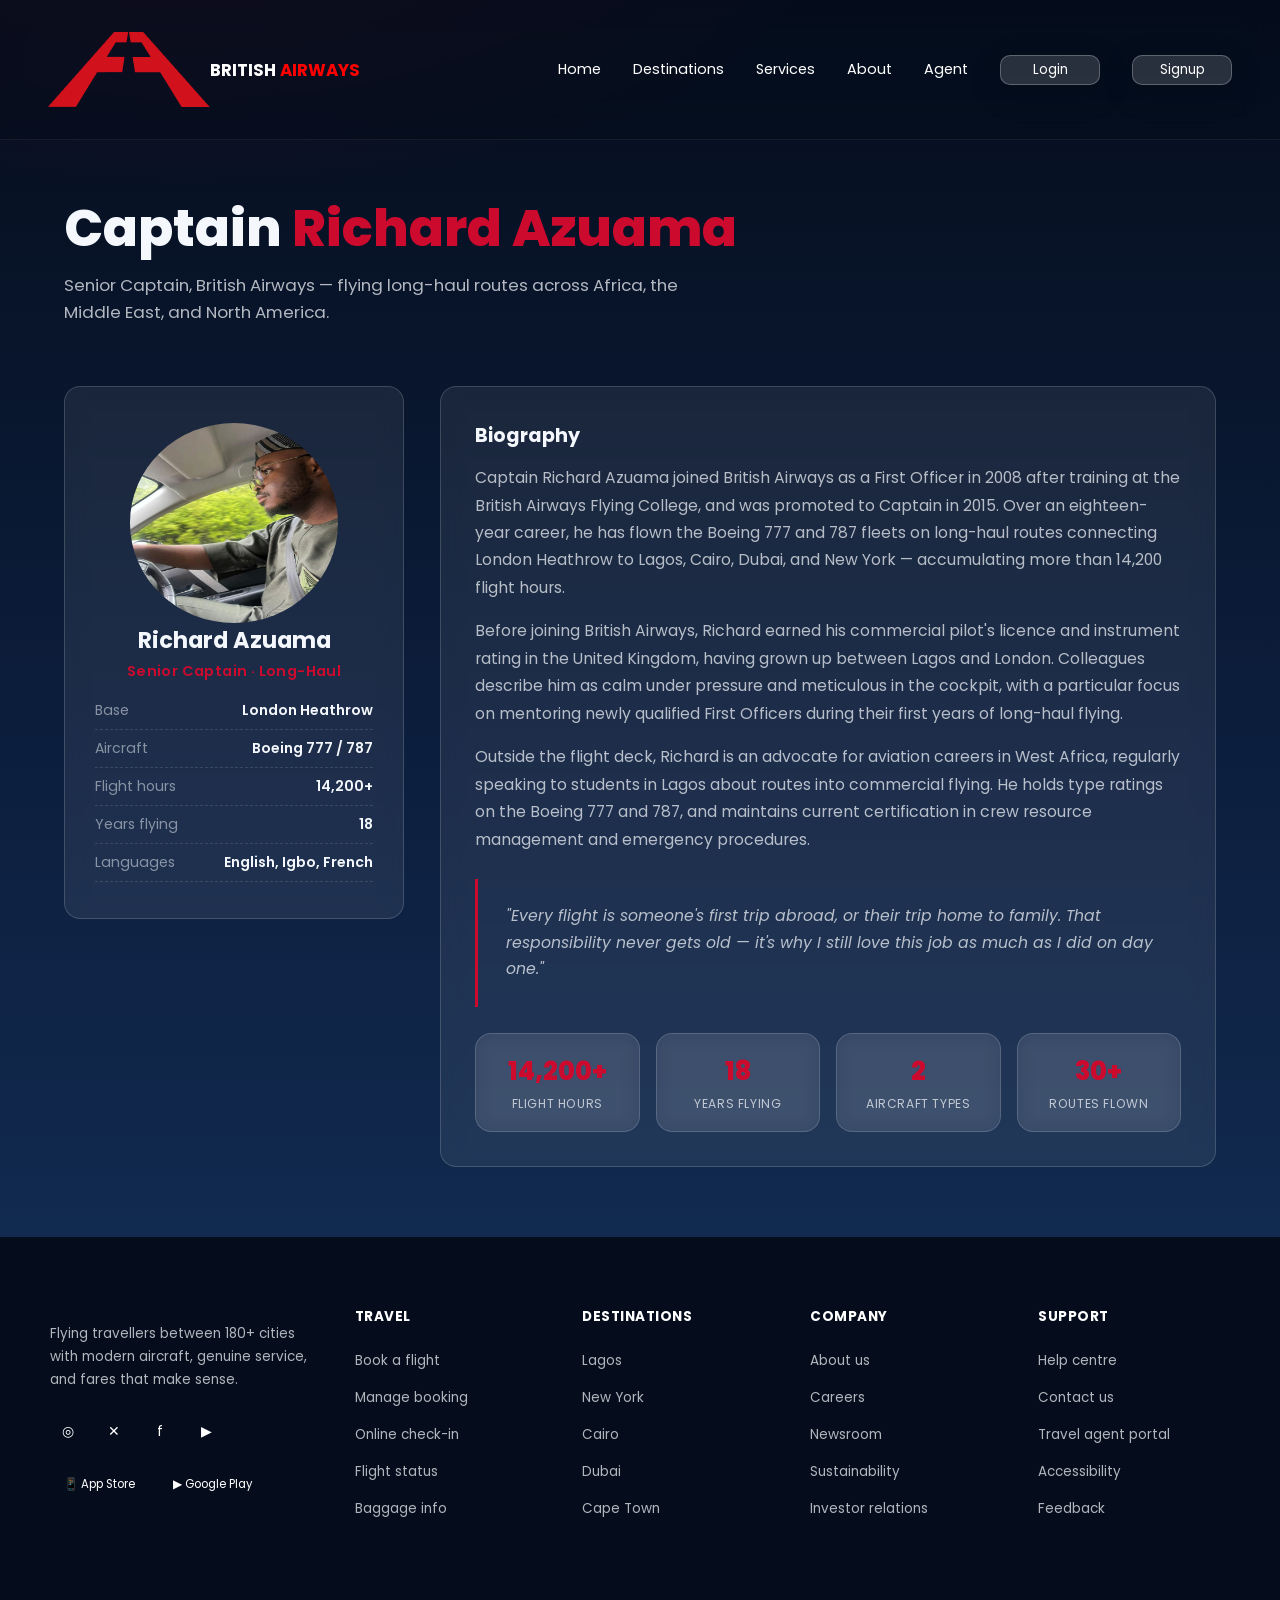
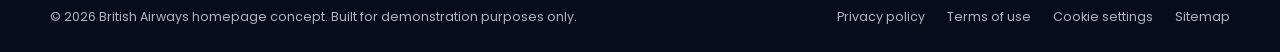
<file: agent.html>
<!DOCTYPE html>
<html lang="en">
<head>
<meta charset="UTF-8">
<meta name="viewport" content="width=device-width, initial-scale=1.0">
<title>Agent — British Airways</title>
  <link rel="preconnect" href="https://fonts.googleapis.com" />
    <link rel="preconnect" href="https://fonts.gstatic.com" crossorigin />
    <link href="https://fonts.googleapis.com/css2?family=Poppins:ital,wght@0,400;0,500;0,600;0,700;0,800;1,400&display=swap" rel="stylesheet"/>
<link rel="stylesheet" href="/style (1).css">
</head>
<body>
  <!-- navigationbar -->
    <nav>
        <div class="nav-bar container">
            <div class="logo">
                <div class="img-logo">
                    <img src="/images/Layer 8.png" alt="">
                    <img src="/images/Layer 7.png" alt="">
                </div>
                <h3 class="section__paragraph"><span class="white">BRITISH</span> <span class="red section__paragraph">AIRWAYS</span></h3>
            </div>
            <div class="nav-content">
                <ul>
                    <li class="section__paragraph" ><a href="/home.html">Home</a></li>
                    <li class="section__paragraph"><a href="/destinations.html">Destinations</a></li>
                    <li class="section__paragraph"><a href="/services.html">Services</a></li>
                    <li class="section__paragraph"><a href="">About</a></li>
                    <li class="section__paragraph"><a href="/agent.html">Agent</a></li>
                    <button class="section__paragraph">Login</button>
                    <button class="section__paragraph">Signup</button>
                </ul>
            </div>
        </div>
    </nav>
    


</header>

<main class="page-hero">
  <h1>Captain <span class="accent">Richard Azuama</span></h1>
  <p>Senior Captain, British Airways — flying long-haul routes across Africa, the Middle East, and North America.</p>
</main>

<section>
  <div class="agent-wrap">

    <div class="agent-card glass">
      <div class="avatar"><img src="/images/SmartSelect_20260824_232214_Samsung Notes.jpg" alt=""></div>
      <h2>Richard Azuama</h2>
      <div class="agent-role">Senior Captain · Long-Haul</div>

      <ul class="agent-meta">
        <li><span>Base</span><span>London Heathrow</span></li>
        <li><span>Aircraft</span><span>Boeing 777 / 787</span></li>
        <li><span>Flight hours</span><span>14,200+</span></li>
        <li><span>Years flying</span><span>18</span></li>
        <li><span>Languages</span><span>English, Igbo, French</span></li>
      </ul>
    </div>

    <div class="agent-bio glass">
      <h3>Biography</h3>
      <p>Captain Richard Azuama joined British Airways as a First Officer in 2008 after training at the British Airways Flying College, and was promoted to Captain in 2015. Over an eighteen-year career, he has flown the Boeing 777 and 787 fleets on long-haul routes connecting London Heathrow to Lagos, Cairo, Dubai, and New York — accumulating more than 14,200 flight hours.</p>

      <p>Before joining British Airways, Richard earned his commercial pilot's licence and instrument rating in the United Kingdom, having grown up between Lagos and London. Colleagues describe him as calm under pressure and meticulous in the cockpit, with a particular focus on mentoring newly qualified First Officers during their first years of long-haul flying.</p>

      <p>Outside the flight deck, Richard is an advocate for aviation careers in West Africa, regularly speaking to students in Lagos about routes into commercial flying. He holds type ratings on the Boeing 777 and 787, and maintains current certification in crew resource management and emergency procedures.</p>

      <div class="quote-block">
        "Every flight is someone's first trip abroad, or their trip home to family. That responsibility never gets old — it's why I still love this job as much as I did on day one."
      </div>

      <div class="stat-row">
        <div class="stat-box glass">
          <div class="num">14,200+</div>
          <div class="lbl">Flight Hours</div>
        </div>
        <div class="stat-box glass">
          <div class="num">18</div>
          <div class="lbl">Years Flying</div>
        </div>
        <div class="stat-box glass">
          <div class="num">2</div>
          <div class="lbl">Aircraft Types</div>
        </div>
        <div class="stat-box glass">
          <div class="num">30+</div>
          <div class="lbl">Routes Flown</div>
        </div>
      </div>
    </div>

  </div>
</section>


<footer>
  <div class="wrap">
    <div class="footer-top">
      <div class="footer-brand">
    
        <p>Flying travellers between 180+ cities with modern aircraft, genuine service, and fares that make sense.</p>
        <div class="social-row">
          <a href="#" aria-label="Instagram">◎</a>
          <a href="#" aria-label="X">✕</a>
          <a href="#" aria-label="Facebook">f</a>
          <a href="#" aria-label="YouTube">▶</a>
        </div>
        <div class="app-badges">
          <span>📱 App Store</span>
          <span>▶ Google Play</span>
        </div>
      </div>

      <div class="footer-col">
    
 <h5>Travel</h5>
        <ul>
          <li><a href="/booking.html">Book a flight</a></li>
          <li><a href="/booking.html">Manage booking</a></li>
          <li><a href="/booking.html">Online check-in</a></li>
          <li><a href="/booking.html">Flight status</a></li>
          <li><a href="/booking.html">Baggage info</a></li>
        </ul>
      </div>

      <div class="footer-col">
        <h5>Destinations</h5>
        <ul>
          <li><a href="/destinations.html">Lagos</a></li>
          <li><a href="/destinations.html">New York</a></li>
          <li><a href="/destinations.html">Cairo</a></li>
          <li><a href="/destinations.html">Dubai</a></li>
          <li><a href="/destinations.html">Cape Town</a></li>
        </ul>
      </div>
      <div class="footer-col">
        <h5>Company</h5>
        <ul>
          <li><a href="#">About us</a></li>
          <li><a href="#">Careers</a></li>
          <li><a href="#">Newsroom</a></li>
          <li><a href="#">Sustainability</a></li>
          <li><a href="#">Investor relations</a></li>
        </ul>
      </div>

      <div class="footer-col">
        <h5>Support</h5>
        <ul>
          <li><a href="#">Help centre</a></li>
          <li><a href="#">Contact us</a></li>
          <li><a href="#">Travel agent portal</a></li>
          <li><a href="#">Accessibility</a></li>
          <li><a href="#">Feedback</a></li>
        </ul>
      </div>
    </div>

    <div class="footer-bottom">
      <p>© 2026 British Airways homepage concept. Built for demonstration purposes only.</p>
      <div class="footer-legal">
        <a href="#">Privacy policy</a>
        <a href="#">Terms of use</a>
        <a href="#">Cookie settings</a>
        <a href="#">Sitemap</a>
      </div>
    </div>
  </div>
</footer>

<script>
  const toggle = document.getElementById('navToggle');
  const header = document.getElementById('siteHeader');
  toggle.addEventListener('click', () => header.classList.toggle('open'));
</script>
</body>
</html>
</file>
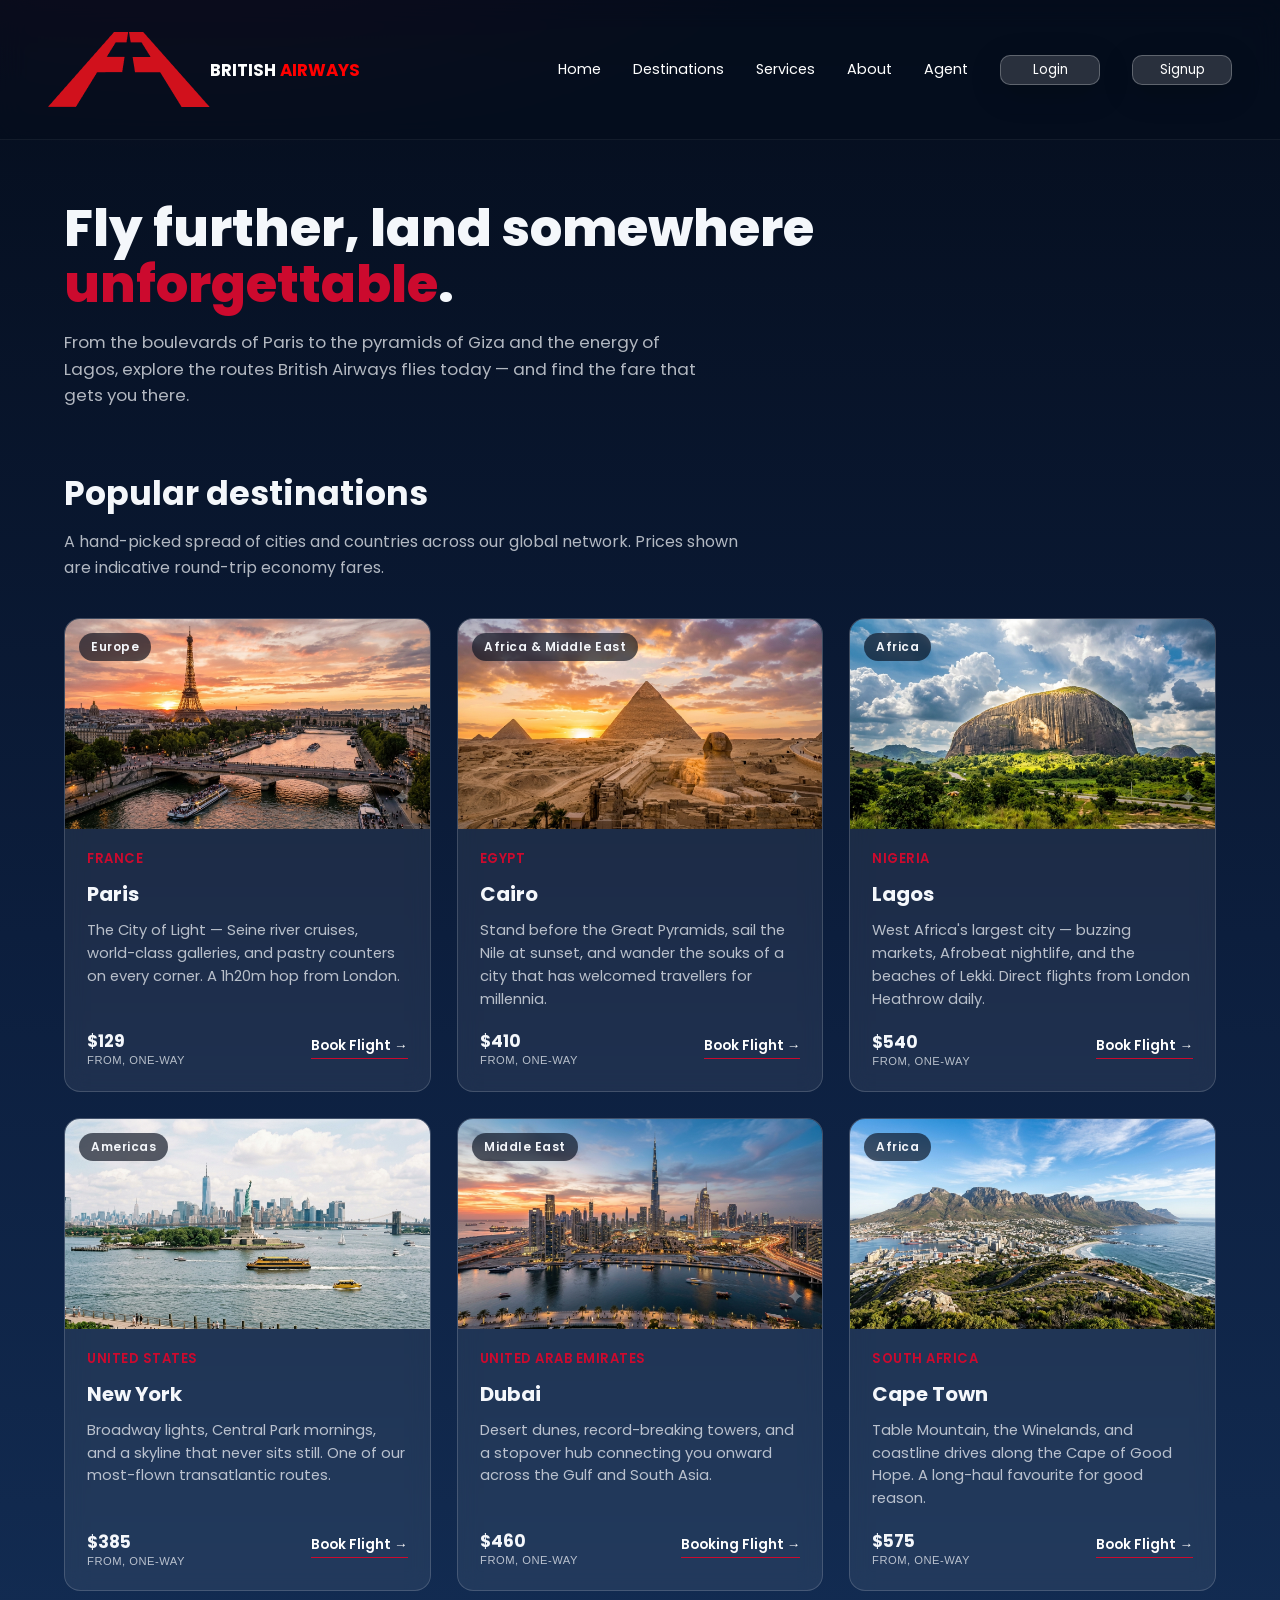
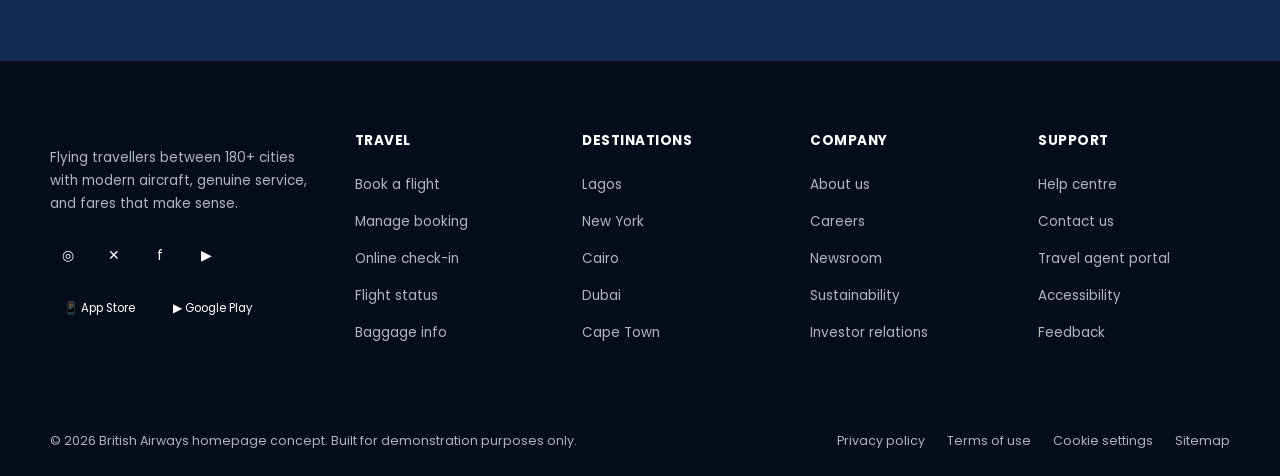
<file: destinations.html>
<!DOCTYPE html>
<html lang="en">
<head>
<meta charset="UTF-8">
<meta name="viewport" content="width=device-width, initial-scale=1.0">
<title>Destinations — British Airways</title>
  <link rel="preconnect" href="https://fonts.googleapis.com" />
    <link rel="preconnect" href="https://fonts.gstatic.com" crossorigin />
    <link href="https://fonts.googleapis.com/css2?family=Poppins:ital,wght@0,400;0,500;0,600;0,700;0,800;1,400&display=swap" rel="stylesheet"/>
<link rel="stylesheet" href="/style (1).css">
</head>
<body>

  <!-- navigationbar -->
    <nav>
        <div class="nav-bar container">
            <div class="logo">
                <div class="img-logo">
                    <img src="/images/Layer 8.png" alt="">
                    <img src="/images/Layer 7.png" alt="">
                </div>
                <h3 class="section__paragraph"><span class="white">BRITISH</span> <span class="red section__paragraph">AIRWAYS</span></h3>
            </div>
            <div class="nav-content">
                <ul>
                    <li class="section__paragraph" ><a href="/home.html">Home</a></li>
                    <li class="section__paragraph"><a href="/destinations.html">Destinations</a></li>
                    <li class="section__paragraph"><a href="/services.html">Services</a></li>
                    <li class="section__paragraph"><a href="">About</a></li>
                    <li class="section__paragraph"><a href="/agent.html">Agent</a></li>
                    <button class="section__paragraph">Login</button>
                    <button class="section__paragraph">Signup</button>
                </ul>
            </div>
        </div>
    </nav>
    

</header>

<main class="page-hero">
  <h1>Fly further, land somewhere <span class="accent">unforgettable</span>.</h1>
  <p>From the boulevards of Paris to the pyramids of Giza and the energy of Lagos, explore the routes British Airways flies today — and find the fare that gets you there.</p>
</main>

<section>
  <div class="section-head">
    <h2>Popular destinations</h2>
    <p>A hand-picked spread of cities and countries across our global network. Prices shown are indicative round-trip economy fares.</p>
  </div>

  <div class="dest-grid">

    <article class="dest-card glass">
      <div class="dest-media">
        <img src="/images/paris.png" alt="Eiffel Tower at dusk in Paris">
        <span class="dest-tag">Europe</span>
      </div>
      <div class="dest-body">
        <span class="country">France</span>
        <h3>Paris</h3>
        <p>The City of Light — Seine river cruises, world-class galleries, and pastry counters on every corner. A 1h20m hop from London.</p>
        <div class="dest-foot">
          <div class="dest-price">$129<small>From, one-way</small></div>
          <a href="/booking.html" class="dest-link">Book Flight →</a>
        </div>
      </div>
    </article>

    <article class="dest-card glass">
      <div class="dest-media">
        <img src="/images/Egypt.png" alt="Great Pyramids of Giza, Egypt">
        <span class="dest-tag">Africa &amp; Middle East</span>
      </div>
      <div class="dest-body">
        <span class="country">Egypt</span>
        <h3>Cairo</h3>
        <p>Stand before the Great Pyramids, sail the Nile at sunset, and wander the souks of a city that has welcomed travellers for millennia.</p>
        <div class="dest-foot">
          <div class="dest-price">$410<small>From, one-way</small></div>
          <a href="/booking.html" class="dest-link">Book Flight →</a>
        </div>
      </div>
    </article>

    <article class="dest-card glass">
      <div class="dest-media">
        <img src="/images/nigeria.png" alt="Lagos city skyline, Nigeria">
        <span class="dest-tag">Africa</span>
      </div>
      <div class="dest-body">
        <span class="country">Nigeria</span>
        <h3>Lagos</h3>
        <p>West Africa's largest city — buzzing markets, Afrobeat nightlife, and the beaches of Lekki. Direct flights from London Heathrow daily.</p>
        <div class="dest-foot">
          <div class="dest-price">$540<small>From, one-way</small></div>
          <a href="/booking.html" class="dest-link">Book Flight →</a>
        </div>
      </div>
    </article>

    <article class="dest-card glass">
      <div class="dest-media">
        <img src="/images/new york.png" alt="New York City skyline">
        <span class="dest-tag">Americas</span>
      </div>
      <div class="dest-body">
        <span class="country">United States</span>
        <h3>New York</h3>
        <p>Broadway lights, Central Park mornings, and a skyline that never sits still. One of our most-flown transatlantic routes.</p>
        <div class="dest-foot">
          <div class="dest-price">$385<small>From, one-way</small></div>
          <a href="/booking.html" class="dest-link">Book Flight →</a>
        </div>
      </div>
    </article>

    <article class="dest-card glass">
      <div class="dest-media">
        <img src="/images/dubai.png" alt="Dubai skyline with Burj Khalifa">
        <span class="dest-tag">Middle East</span>
      </div>
      <div class="dest-body">
        <span class="country">United Arab Emirates</span>
        <h3>Dubai</h3>
        <p>Desert dunes, record-breaking towers, and a stopover hub connecting you onward across the Gulf and South Asia.</p>
        <div class="dest-foot">
          <div class="dest-price">$460<small>From, one-way</small></div>
          <a href="/booking.html" class="dest-link">Booking Flight →</a>
        </div>
      </div>
    </article>

    <article class="dest-card glass">
      <div class="dest-media">
        <img src="/images/cape town.png" alt="Table Mountain, Cape Town">
        <span class="dest-tag">Africa</span>
      </div>
      <div class="dest-body">
        <span class="country">South Africa</span>
        <h3>Cape Town</h3>
        <p>Table Mountain, the Winelands, and coastline drives along the Cape of Good Hope. A long-haul favourite for good reason.</p>
        <div class="dest-foot">
          <div class="dest-price">$575<small>From, one-way</small></div>
          <a href="/booking.html" class="dest-link">Book Flight →</a>
        </div>
      </div>
    </article>

  </div>
</section>

<footer>
  <div class="wrap">
    <div class="footer-top">
      <div class="footer-brand">
     
        <p>Flying travellers between 180+ cities with modern aircraft, genuine service, and fares that make sense.</p>
        <div class="social-row">
          <a href="#" aria-label="Instagram">◎</a>
          <a href="#" aria-label="X">✕</a>
          <a href="#" aria-label="Facebook">f</a>
          <a href="#" aria-label="YouTube">▶</a>
        </div>
        <div class="app-badges">
          <span>📱 App Store</span>
          <span>▶ Google Play</span>
        </div>
      </div>

      <div class="footer-col">
        <h5>Travel</h5>
        <ul>
          <li><a href="/booking.html">Book a flight</a></li>
          <li><a href="/booking.html">Manage booking</a></li>
          <li><a href="/booking.html">Online check-in</a></li>
          <li><a href="/booking.html">Flight status</a></li>
          <li><a href="/booking.html">Baggage info</a></li>
        </ul>
      </div>

      <div class="footer-col">
        <h5>Destinations</h5>
        <ul>
          <li><a href="/destinations.html">Lagos</a></li>
          <li><a href="/destinations.html">New York</a></li>
          <li><a href="/destinations.html">Cairo</a></li>
          <li><a href="/destinations.html">Dubai</a></li>
          <li><a href="/destinations.html">Cape Town</a></li>
        </ul>
      </div>

      <div class="footer-col">
        <h5>Company</h5>
        <ul>
          <li><a href="#">About us</a></li>
          <li><a href="#">Careers</a></li>
          <li><a href="#">Newsroom</a></li>
          <li><a href="#">Sustainability</a></li>
          <li><a href="#">Investor relations</a></li>
        </ul>
      </div>

      <div class="footer-col">
        <h5>Support</h5>
        <ul>
          <li><a href="#">Help centre</a></li>
          <li><a href="#">Contact us</a></li>
          <li><a href="#">Travel agent portal</a></li>
          <li><a href="#">Accessibility</a></li>
          <li><a href="#">Feedback</a></li>
        </ul>
      </div>
    </div>

    <div class="footer-bottom">
      <p>© 2026 British Airways homepage concept. Built for demonstration purposes only.</p>
      <div class="footer-legal">
        <a href="#">Privacy policy</a>
        <a href="#">Terms of use</a>
        <a href="#">Cookie settings</a>
        <a href="#">Sitemap</a>
      </div>
    </div>
  </div>
</footer>

<script src="/index.js">
 
</script>
</body>
</html>
</file>
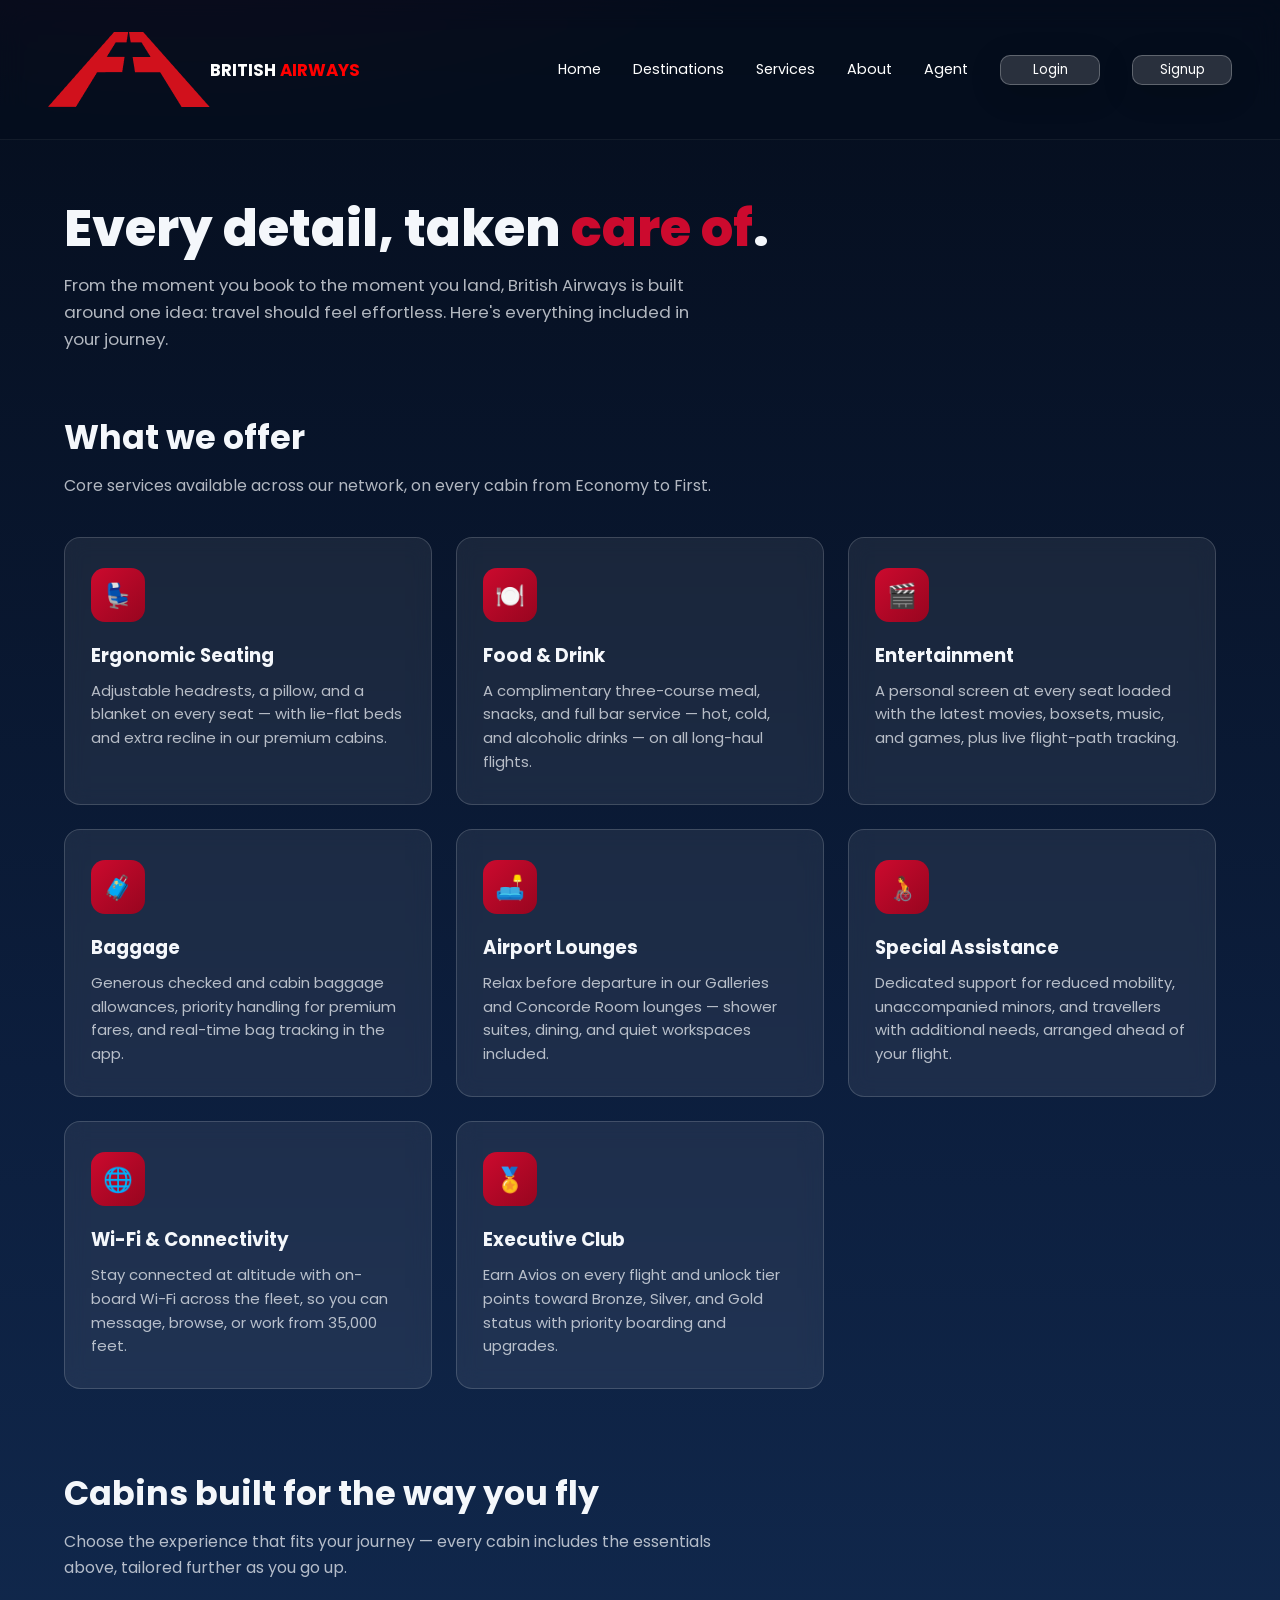
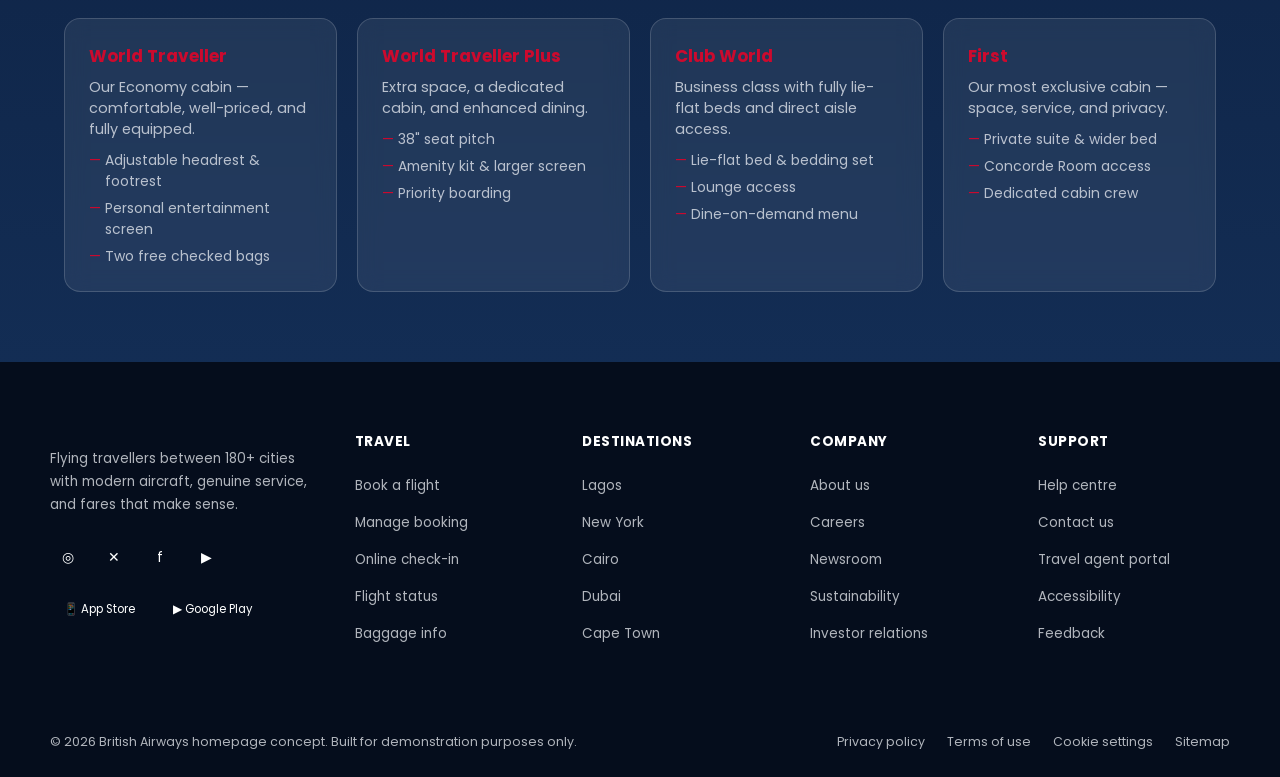
<file: services.html>
<!DOCTYPE html>
<html lang="en">
<head>
<meta charset="UTF-8">
<meta name="viewport" content="width=device-width, initial-scale=1.0">
<title>Services — British Airways</title>
  <link rel="preconnect" href="https://fonts.googleapis.com" />
    <link rel="preconnect" href="https://fonts.gstatic.com" crossorigin />
    <link href="https://fonts.googleapis.com/css2?family=Poppins:ital,wght@0,400;0,500;0,600;0,700;0,800;1,400&display=swap" rel="stylesheet"/>
<link rel="stylesheet" href="/style (1).css">
</head>
<body>
  <!-- navigationbar -->
    <nav>
        <div class="nav-bar container">
            <div class="logo">
                <div class="img-logo">
                    <img src="/images/Layer 8.png" alt="">
                    <img src="/images/Layer 7.png" alt="">
                </div>
                <h3 class="section__paragraph"><span class="white">BRITISH</span> <span class="red section__paragraph">AIRWAYS</span></h3>
            </div>
            <div class="nav-content">
                <ul>
                    <li class="section__paragraph" ><a href="/home.html">Home</a></li>
                    <li class="section__paragraph"><a href="/destinations.html">Destinations</a></li>
                    <li class="section__paragraph"><a href="/services.html">Services</a></li>
                    <li class="section__paragraph"><a href="">About</a></li>
                    <li class="section__paragraph"><a href="/agent.html">Agent</a></li>
                    <button class="section__paragraph">Login</button>
                    <button class="section__paragraph">Signup</button>
                </ul>
            </div>
        </div>
    </nav>
    
  <button class="nav-toggle" id="navToggle" aria-label="Menu">☰</button>
</header>

<main class="page-hero">
  <h1 class="section__paragraph" >Every detail, taken <span class="accent">care of</span>.</h1>
  <p class="section__paragraph">From the moment you book to the moment you land, British Airways is built around one idea: travel should feel effortless. Here's everything included in your journey.</p>
</main>

<section>
  <div class="section-head">
    <h2 class="section__paragraph">What we offer</h2>
    <p class="section__paragraph">Core services available across our network, on every cabin from Economy to First.</p>
  </div>

  <div class="services-grid">

    <div class="service-card glass">
      <div class="service-icon" >💺</div>
      <h3 class="section__paragraph">Ergonomic Seating</h3>
      <p class="section__paragraph">Adjustable headrests, a pillow, and a blanket on every seat — with lie-flat beds and extra recline in our premium cabins.</p>
    </div>

    <div class="service-card glass">
      <div class="service-icon" >🍽️</div>
      <h3 class="section__paragraph">Food &amp; Drink</h3>
      <p class="section__paragraph">A complimentary three-course meal, snacks, and full bar service — hot, cold, and alcoholic drinks — on all long-haul flights.</p>
    </div>

    <div class="service-card glass">
      <div class="service-icon">🎬</div>
      <h3 class="section__paragraph">Entertainment</h3>
      <p class="section__paragraph">A personal screen at every seat loaded with the latest movies, boxsets, music, and games, plus live flight-path tracking.</p>
    </div>

    <div class="service-card glass">
      <div class="service-icon">🧳</div>
      <h3 class="section__paragraph">Baggage</h3>
      <p class="section__paragraph">Generous checked and cabin baggage allowances, priority handling for premium fares, and real-time bag tracking in the app.</p>
    </div>

    <div class="service-card glass">
      <div class="service-icon">🛋️</div>
      <h3 class="section__paragraph">Airport Lounges</h3>
      <p class="section__paragraph">Relax before departure in our Galleries and Concorde Room lounges — shower suites, dining, and quiet workspaces included.</p>
    </div>

    <div class="service-card glass">
      <div class="service-icon">🧑‍🦽</div>
      <h3 class="section__paragraph">Special Assistance</h3>
      <p class="section__paragraph">Dedicated support for reduced mobility, unaccompanied minors, and travellers with additional needs, arranged ahead of your flight.</p>
    </div>

    <div class="service-card glass">
      <div class="service-icon" >🌐</div>
      <h3 class="section__paragraph">Wi-Fi &amp; Connectivity</h3>
      <p class="section__paragraph">Stay connected at altitude with on-board Wi-Fi across the fleet, so you can message, browse, or work from 35,000 feet.</p>
    </div>

    <div class="service-card glass">
      <div class="service-icon">🏅</div>
      <h3 class="section__paragraph">Executive Club</h3>
      <p class="section__paragraph">Earn Avios on every flight and unlock tier points toward Bronze, Silver, and Gold status with priority boarding and upgrades.</p>
    </div>

  </div>
</section>

<section>
  <div class="section-head">
    <h2 class="section__paragraph">Cabins built for the way you fly</h2>
    <p class="section__paragraph">Choose the experience that fits your journey — every cabin includes the essentials above, tailored further as you go up.</p>
  </div>

  <div class="cabin-strip">
    <div class="cabin-card glass">
      <div class="cabin-name" class="section__paragraph">World Traveller</div>
      <p style="color:var(--mist);font-size:0.9rem;" class="section__paragraph">Our Economy cabin — comfortable, well-priced, and fully equipped.</p>
      <ul >
        <li class="section__paragraph">Adjustable headrest &amp; footrest</li>
        <li class="section__paragraph">Personal entertainment screen</li>
        <li class="section__paragraph">Two free checked bags</li>
      </ul>
    </div>
    <div class="cabin-card glass">
      <div class="cabin-name" class="section__paragraph">World Traveller Plus</div>
      <p style="color:var(--mist);font-size:0.9rem;" class="section__paragraph">Extra space, a dedicated cabin, and enhanced dining.</p>
      <ul>
        <li class="section__paragraph">38" seat pitch</li>
        <li class="section__paragraph">Amenity kit &amp; larger screen</li>
        <li class="section__paragraph">Priority boarding</li>
      </ul>
    </div>
    <div class="cabin-card glass">
      <div class="cabin-name">Club World</div>
      <p style="color:var(--mist);font-size:0.9rem;">Business class with fully lie-flat beds and direct aisle access.</p>
      <ul>
        <li>Lie-flat bed &amp; bedding set</li>
        <li>Lounge access</li>
        <li>Dine-on-demand menu</li>
      </ul>
    </div>
    <div class="cabin-card glass">
      <div class="cabin-name">First</div>
      <p style="color:var(--mist);font-size:0.9rem;">Our most exclusive cabin — space, service, and privacy.</p>
      <ul>
        <li>Private suite &amp; wider bed</li>
        <li>Concorde Room access</li>
        <li>Dedicated cabin crew</li>
      </ul>
    </div>
  </div>
</section>

<footer>
  <div class="wrap">
    <div class="footer-top">
      <div class="footer-brand">
      
        <p>Flying travellers between 180+ cities with modern aircraft, genuine service, and fares that make sense.</p>
        <div class="social-row">
          <a href="#" aria-label="Instagram">◎</a>
          <a href="#" aria-label="X">✕</a>
          <a href="#" aria-label="Facebook">f</a>
          <a href="#" aria-label="YouTube">▶</a>
        </div>
        <div class="app-badges">
          <span>📱 App Store</span>
          <span>▶ Google Play</span>
        </div>
      </div>

      <div class="footer-col">
 <h5>Travel</h5>
        <ul>
          <li><a href="/booking.html">Book a flight</a></li>
          <li><a href="/booking.html">Manage booking</a></li>
          <li><a href="/booking.html">Online check-in</a></li>
          <li><a href="/booking.html">Flight status</a></li>
          <li><a href="/booking.html">Baggage info</a></li>
        </ul>
      </div>

      <div class="footer-col">
        <h5>Destinations</h5>
        <ul>
          <li><a href="/destinations.html">Lagos</a></li>
          <li><a href="/destinations.html">New York</a></li>
          <li><a href="/destinations.html">Cairo</a></li>
          <li><a href="/destinations.html">Dubai</a></li>
          <li><a href="/destinations.html">Cape Town</a></li>
        </ul>
      </div>
      <div class="footer-col">
        <h5>Company</h5>
        <ul>
          <li><a href="#">About us</a></li>
          <li><a href="#">Careers</a></li>
          <li><a href="#">Newsroom</a></li>
          <li><a href="#">Sustainability</a></li>
          <li><a href="#">Investor relations</a></li>
        </ul>
      </div>

      <div class="footer-col">
        <h5>Support</h5>
        <ul>
          <li><a href="#">Help centre</a></li>
          <li><a href="#">Contact us</a></li>
          <li><a href="#">Travel agent portal</a></li>
          <li><a href="#">Accessibility</a></li>
          <li><a href="#">Feedback</a></li>
        </ul>
      </div>
    </div>

    <div class="footer-bottom">
      <p>© 2026 British Airways homepage concept. Built for demonstration purposes only.</p>
      <div class="footer-legal">
        <a href="#">Privacy policy</a>
        <a href="#">Terms of use</a>
        <a href="#">Cookie settings</a>
        <a href="#">Sitemap</a>
      </div>
    </div>
  </div>
</footer>

<script>
  const toggle = document.getElementById('navToggle');
  const header = document.getElementById('siteHeader');
  toggle.addEventListener('click', () => header.classList.toggle('open'));
</script>
</body>
</html>
</file>
<file: style (1).css>
:root{
  --navy-deep:   #050d1c;
  --navy:        #0c1e3d;
  --navy-mid:    #16345f;
  --navy-light:  #2a4d7d;
  --ba-red:      #cc0a2e;
  --ba-red-dark: #97051f;
  --ice:         #f4f7fb;
  --mist:        rgba(244,247,251,0.72);
  --glass:       rgba(255,255,255,0.07);
  --glass-brd:   rgba(255,255,255,0.16);
  --radius:      16px;
}

*{margin:0;padding:0;box-sizing:border-box;}

html{scroll-behavior:smooth;}
@view-transition{
    navigation:auto;
}
::view-transition-group(:root){
  animation-duration:1s ;
  animation-timing-function: ease;
}
::view-transition-old(:root){
  animation-name: slide-out;
}
::view-transition-new(:root){
  animation-name: slide-in;
}
@keyframes slide-out{
  to{
    translate: -100vw;
  }
}
@keyframes slide-in{
  from{
    translate: 100nw;
  }
}

body{

     font-family: 'Poppins', sans-serif;
  background:
    radial-gradient(1200px 600px at 15% -10%, rgba(204,10,46,0.18), transparent 60%),
    linear-gradient(180deg, var(--navy-deep) 0%, var(--navy) 45%, var(--navy-mid) 100%);
  color:var(--ice);
  min-height:100vh;
}
.section__paragraph{
   animation: appear 0.4s  linear;
}
@keyframes appear{
    from{
        opacity: 0;
       
        transform: translateY(50px);
       
    }
    50%{
        opacity: 0.5;

    }
    to{
        opacity: 1;
      
        transform: translateY(0px);
    }
}
 /* navbar */
nav{
    display: flex;
    justify-content: center;
   
    
}
.nav-bar{
    display: flex;
    justify-content: space-between;
    align-items: center;
    padding:2rem 3rem;
    position: fixed;
   width: 100%;
   font-size: 0.9rem;
  
     background:rgba(5,13,28,0.55);
  backdrop-filter:blur(14px);
  -webkit-backdrop-filter:blur(14px);
  border-bottom:1px solid rgba(255,255,255,0.06);
    
}
.img-logo{
    display: flex;
}
.logo{
    display: flex;
    align-items: center;
    justify-content: space-between;
   
    flex-wrap: wrap;
}
.white{
    color: white;
}
.red{
    color: red;
}
.nav-content ul{
    display: flex;
    align-items: center;
    gap: 2rem;
    list-style: none;
      flex-wrap: wrap;
}
.nav-content a{
    text-decoration: none;
    color: white;
    font-weight: 400;
}
.nav-content a:hover{
    border-bottom: 2px solid  rgba(255, 255, 255, 0.15) ;
}
.nav-content button{
    background: rgba(255, 255, 255, 0.15);
    box-shadow: 0 8px 32px 0 rgba(0, 0, 0, 0.2);
    backdrop-filter: blur (10px);
    border: 1px solid rgba(255, 255, 255, 0.25);
    font-family: 'Poppins', sans-serif;
    width: 100px;
    height: 30px;
    color: white;
    cursor: pointer;
    border-radius: 10px;
     transition: transform 0.2s;
}
.nav-content button:hover{
     box-shadow: 0 10px 30px rgba(0, 0, 0, 0.05);
     transform: scale(1.2);
     border-radius: 10px;
}

a{text-decoration:none;color:inherit;}
ul{list-style:none;}
img{display:block;max-width:100%;}

h1,h2,h3,.brand-name{font-family:'Poppins',sans-serif;}

/* ---------- NAV ---------- */


.btn{
  font-family:'Poppins',sans-serif;
  font-size:0.92rem;
  font-weight:600;
  padding:10px 24px;
  border-radius:999px;
  border:1.5px solid rgba(244,247,251,0.35);
  cursor:pointer;
  transition:all .2s ease;
  display:inline-block;
}
.btn-ghost{background:transparent;color:var(--ice);}
.btn-ghost:hover{background:rgba(255,255,255,0.08);border-color:rgba(255,255,255,0.6);}
.btn-solid{background:linear-gradient(135deg,var(--ba-red),var(--ba-red-dark));border-color:transparent;color:#fff;box-shadow:0 6px 18px rgba(204,10,46,0.35);}
.btn-solid:hover{transform:translateY(-1px);box-shadow:0 10px 22px rgba(204,10,46,0.45);}

.nav-toggle{display:none;background:none;border:none;color:var(--ice);font-size:1.6rem;cursor:pointer;}

/* ---------- PAGE HERO ---------- */
.page-hero{
  padding:70px 5vw 50px;
  text-align:left;
  padding-top: 200px;
}
.eyebrow{
  display:inline-block;
  font-family:'Poppins',sans-serif;
  font-size:0.78rem;
  font-weight:600;
  letter-spacing:2px;
  text-transform:uppercase;
  color:var(--ba-red);
  background:rgba(204,10,46,0.12);
  border:1px solid rgba(204,10,46,0.4);
  padding:6px 14px;
  border-radius:999px;
  margin-bottom:18px;
}
.page-hero h1{
  font-size:clamp(2.1rem,4vw,3.4rem);
  font-weight:800;
  line-height:1.1;
  max-width:820px;
}
.page-hero h1 .accent{color:var(--ba-red);}
.page-hero p{
  margin-top:16px;
  max-width:640px;
  font-size:1.05rem;
  color:var(--mist);
  line-height:1.6;
}

/* ---------- SECTION WRAPPER ---------- */
section{padding:10px 5vw 70px;}
.section-head{max-width:680px;margin-bottom:38px;}
.section-head h2{font-size:clamp(1.5rem,2.6vw,2.1rem);font-weight:700;}
.section-head p{margin-top:10px;color:var(--mist);font-size:1rem;line-height:1.6;}

/* ---------- GLASS CARD BASE ---------- */
.glass{
  background:var(--glass);
  border:1px solid var(--glass-brd);
  border-radius:var(--radius);
  backdrop-filter:blur(10px);
  -webkit-backdrop-filter:blur(10px);
}

/* ---------- DESTINATIONS ---------- */
.dest-grid{
  display:grid;
  grid-template-columns:repeat(auto-fit,minmax(300px,1fr));
  gap:26px;
}
.dest-card{
  overflow:hidden;
  transition:transform .3s ease, box-shadow .3s ease;
  display:flex;
  flex-direction:column;
}
.dest-card:hover{transform:translateY(-6px);box-shadow:0 18px 40px rgba(0,0,0,0.35);}
.dest-media{height:210px;width:100%;overflow:hidden;position:relative;}
.dest-media img{width:100%;height:100%;object-fit:cover;transition:transform .5s ease;}
.dest-card:hover .dest-media img{transform:scale(1.08);}
.dest-tag{
  position:absolute;top:14px;left:14px;
  background:rgba(5,13,28,0.65);
  backdrop-filter:blur(6px);
  padding:5px 12px;
  border-radius:999px;
  font-size:0.75rem;
  font-weight:600;
  letter-spacing:0.5px;
}
.dest-body{padding:20px 22px 24px;display:flex;flex-direction:column;gap:10px;flex:1;}
.dest-body h3{font-size:1.25rem;font-weight:700;}
.dest-body .country{font-size:0.82rem;color:var(--ba-red);font-weight:600;letter-spacing:0.5px;text-transform:uppercase;}
.dest-body p{color:var(--mist);font-size:0.92rem;line-height:1.55;flex:1;}
.dest-foot{display:flex;align-items:center;justify-content:space-between;margin-top:8px;}
.dest-price{font-family:'Poppins',sans-serif;font-weight:700;font-size:1.05rem;}
.dest-price small{display:block;font-family:'Inter',sans-serif;font-weight:400;font-size:0.7rem;color:var(--mist);text-transform:uppercase;letter-spacing:0.5px;}
.dest-link{font-size:0.85rem;font-weight:600;color:#fff;border-bottom:1.5px solid var(--ba-red);padding-bottom:2px;}

/* ---------- SERVICES ---------- */
.services-grid{
  display:grid;
  grid-template-columns:repeat(auto-fit,minmax(280px,1fr));
  gap:24px;
}
.service-card{padding:30px 26px;}
.service-card{
   transition:transform .3s ease, box-shadow .3s ease;
}
.service-card:hover{
  transform:translateY(-6px);box-shadow:0 18px 40px rgba(0,0,0,0.35);
}
.service-icon{
  width:54px;height:54px;
  border-radius:14px;
  display:flex;align-items:center;justify-content:center;
  background:linear-gradient(135deg,var(--ba-red),var(--ba-red-dark));
  margin-bottom:20px;
  font-size:1.5rem;
}
.service-card h3{font-size:1.15rem;font-weight:700;margin-bottom:10px;}
.service-card p{color:var(--mist);font-size:0.93rem;line-height:1.6;}

.cabin-strip{
  display:grid;
  grid-template-columns:repeat(auto-fit,minmax(220px,1fr));
  gap:20px;
  margin-top:10px;
}
.cabin-card{padding:24px;text-align:left;}
.cabin-card{
    transition:transform .3s ease, box-shadow .3s ease;
}
.cabin-card:hover{
     transform:translateY(-6px);box-shadow:0 18px 40px rgba(0,0,0,0.35);
}
.cabin-card .cabin-name{font-family:'Poppins',sans-serif;font-weight:700;font-size:1.05rem;margin-bottom:8px;color:var(--ba-red);}
.cabin-card ul{margin-top:10px;display:flex;flex-direction:column;gap:6px;}
.cabin-card ul li{font-size:0.87rem;color:var(--mist);padding-left:16px;position:relative;}
.cabin-card ul li::before{content:"—";position:absolute;left:0;color:var(--ba-red);}

/* ---------- AGENT / PILOT ---------- */
.agent-wrap{
  display:grid;
  grid-template-columns:340px 1fr;
  gap:36px;
  align-items:start;
}
.agent-card{padding:36px 30px;text-align:center;}
.avatar{
  display: flex;
  justify-content: center;
}
.avatar img{
  border-radius: 100%;
  height: 200px;
  width: 75%;
  
 
}
.agent-card h2{font-size:1.4rem;font-weight:700;}
.agent-role{color:var(--ba-red);font-weight:600;font-size:0.9rem;margin-top:4px;letter-spacing:0.4px;}
.agent-meta{margin-top:18px;display:flex;flex-direction:column;gap:8px;text-align:left;font-size:0.88rem;color:var(--mist);}
.agent-meta li{display:flex;justify-content:space-between;border-bottom:1px dashed rgba(255,255,255,0.12);padding-bottom:8px;}
.agent-meta li span:first-child{color:rgba(244,247,251,0.5);}
.agent-meta li span:last-child{font-weight:600;color:var(--ice);}

.agent-bio{padding:34px;}
.agent-bio h3{font-size:1.2rem;font-weight:700;margin-bottom:14px;}
.agent-bio p{color:var(--mist);font-size:0.98rem;line-height:1.75;margin-bottom:16px;}
.agent-bio p:last-child{margin-bottom:0;}

.stat-row{
  display:grid;
  grid-template-columns:repeat(auto-fit,minmax(140px,1fr));
  gap:16px;
  margin-top:26px;
}
.stat-box{padding:18px;text-align:center;}
.stat-box .num{font-family:'Poppins',sans-serif;font-weight:800;font-size:1.6rem;color:var(--ba-red);}
.stat-box .lbl{font-size:0.76rem;color:var(--mist);text-transform:uppercase;letter-spacing:0.6px;margin-top:4px;}

.quote-block{
  margin-top:26px;
  padding:24px 28px;
  border-left:3px solid var(--ba-red);
  font-style:italic;
  color:var(--mist);
  font-size:0.98rem;
  line-height:1.7;
}

/* ---------- FOOTER ---------- */
 footer{ background:var(--navy-deep); padding-top:70px; padding-left: 50px; padding-right: 50px; }
  .footer-top{ display:grid; grid-template-columns:1.4fr 1fr 1fr 1fr 1fr; gap:36px; padding-bottom:50px; border-bottom:1px solid var(--line); }
  .footer-brand p{ color:var(--mist); font-size:13.5px; line-height:1.7; margin:16px 0 22px; max-width:280px; }
  .social-row{ display:flex; gap:10px; }
  .social-row a{
    width:36px; height:36px; border-radius:50%; border:1px solid var(--line);
    display:flex; align-items:center; justify-content:center; color:#fff; font-size:14px; transition:all .2s;
  }
  .social-row a:hover{ background:var(--coral); border-color:var(--coral); }
  .footer-col h5{ color:#fff; font-size:13.5px; font-weight:700; letter-spacing:0.5px; text-transform:uppercase; margin-bottom:20px; }
  .footer-col ul li{ margin-bottom:12px; }
  .footer-col ul li a{ color:var(--mist); font-size:13.5px; transition:color .2s; }
  .footer-col ul li a:hover{ color:#fff; }
  .footer-bottom{
    display:flex; justify-content:space-between; align-items:center; padding:26px 0;
    flex-wrap:wrap; gap:14px;
  }
  .footer-bottom p{ color:var(--mist); font-size:12.5px; }
  .footer-legal{ display:flex; gap:22px; flex-wrap:wrap; }
  .footer-legal a{ color:var(--mist); font-size:12.5px; }
  .footer-legal a:hover{ color:#fff; }
  .app-badges{ display:flex; gap:10px; margin-top:18px; }
  .app-badges span{
    border:1px solid var(--line); border-radius:10px; padding:8px 14px; font-size:11.5px; color:#fff;
    display:flex; align-items:center; gap:6px;
  }

/* ---------- RESPONSIVE ---------- */
@media (max-width:900px){
  .agent-wrap{grid-template-columns:1fr;}
}
@media (max-width:768px){
  .main-nav, .nav-auth{display:none;}
  .nav-toggle{display:block;}
  .site-header.open .main-nav{
    display:flex;
    flex-direction:column;
    position:absolute;
    top:78px;left:0;right:0;
    background:var(--navy-deep);
    padding:22px 5vw;
    gap:18px;
    border-bottom:1px solid rgba(255,255,255,0.08);
  }
  .site-header.open .nav-auth{
    display:flex;
    position:absolute;
    top:290px;left:0;right:0;
    background:var(--navy-deep);
    padding:0 5vw 22px;
    gap:12px;
  }
}
</file>
